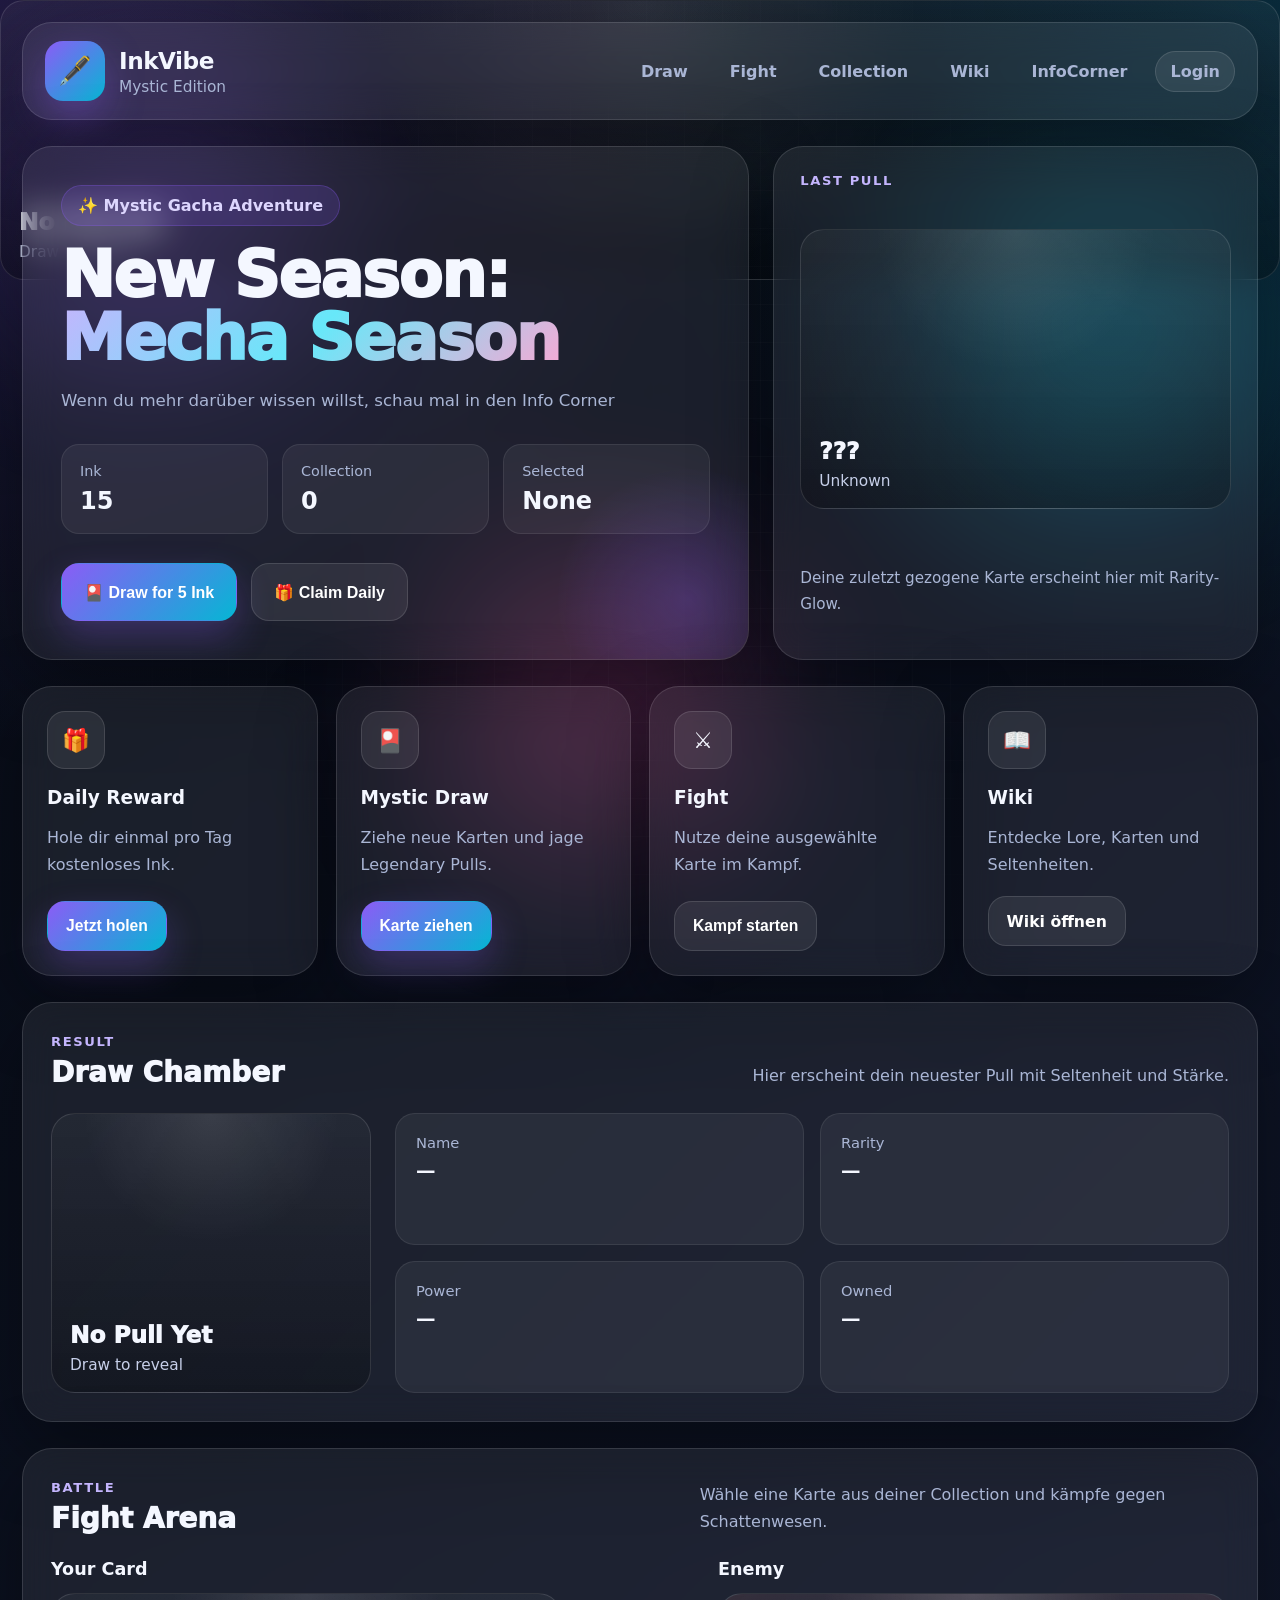
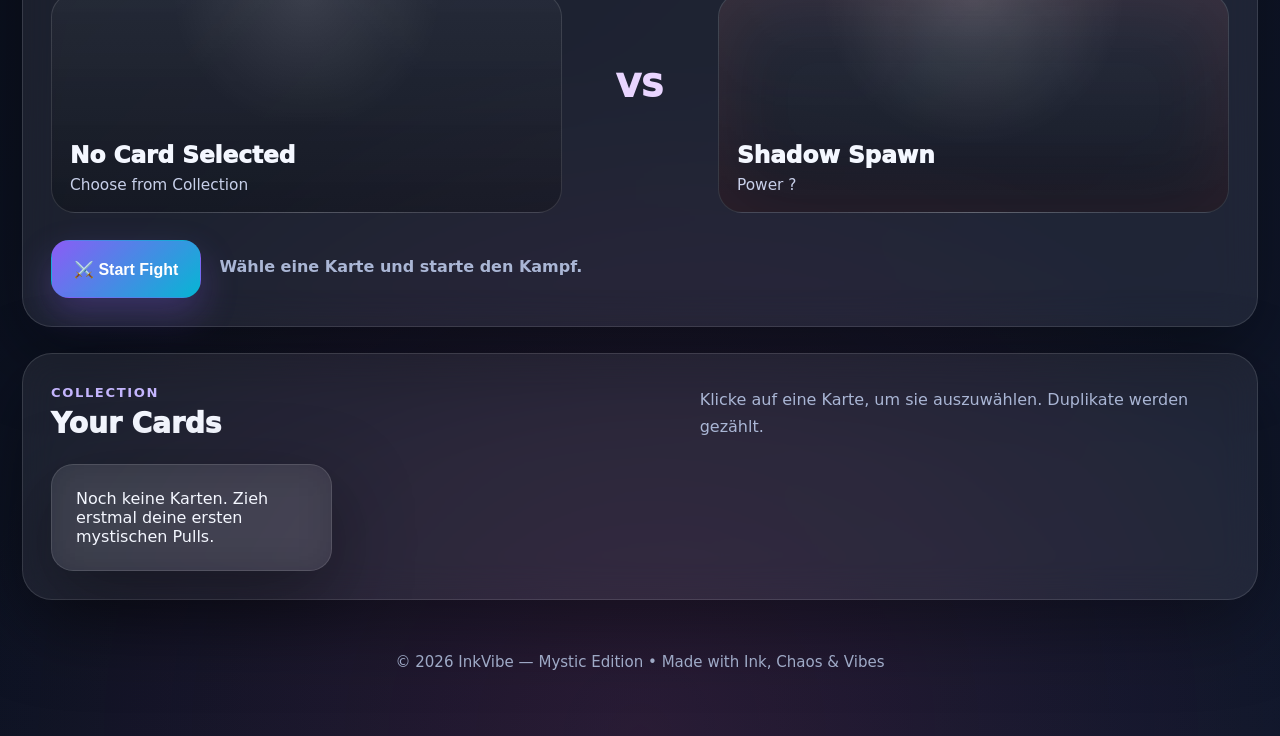
<file: index.html>
<!DOCTYPE html>
<html lang="de">
<head>
  <meta charset="UTF-8" />
  <meta name="viewport" content="width=device-width, initial-scale=1.0" />
  <title>InkVibe - MechaSeason out now!</title>
  <meta name="description" content="InkVibe — Mystic Edition | Sammle mystische Karten, ziehe seltene Charaktere und kämpfe im Browser." />
  <link rel="stylesheet" href="style.css" />
</head>
<body>
  <div class="bg-layer">
    <div class="orb orb-a"></div>
    <div class="orb orb-b"></div>
    <div class="orb orb-c"></div>
    <div class="grid-overlay"></div>
    <div id="drawReveal" class="draw-reveal placeholder-card"></div>
  </div>

  <div class="app-shell">

    <header class="topbar glass">
      <div class="brand">
        <div class="brand-mark">🖋️</div>
        <div class="brand-copy">
          <h1>InkVibe</h1>
          <p>Mystic Edition</p>
        </div>
      </div>

      <nav class="top-nav">
        <a href="#draw-zone">Draw</a>
        <a href="#fight-zone">Fight</a>
        <a href="#collection-zone">Collection</a>
        <a href="wiki.html">Wiki</a>
        <a href="corner.html">InfoCorner</a>
        <a href="login.html" class="nav-login">Login</a>
      </nav>
    </header>

    <main>

      <!-- HERO -->
      <section class="hero-grid">
        <div class="hero-main glass">
          <div class="hero-badge">✨ Mystic Gacha Adventure</div>
          <h2>New Season: <span>Mecha Season</span></h2>
          <p>
           Wenn du mehr darüber wissen willst,
           schau mal in den <span>Info Corner</span>
          </p>

          <div class="hero-stats">
            <div class="hero-stat">
              <span class="hero-stat-label">Ink</span>
              <span class="hero-stat-value" id="inkCount">0</span>
            </div>
            <div class="hero-stat">
              <span class="hero-stat-label">Collection</span>
              <span class="hero-stat-value" id="collectionCount">0</span>
            </div>
            <div class="hero-stat">
              <span class="hero-stat-label">Selected</span>
              <span class="hero-stat-value" id="selectedCardName">None</span>
            </div>
          </div>

          <div class="hero-actions">
            <button class="btn btn-primary btn-xl" onclick="drawCard()">
              🎴 Draw for 5 Ink
            </button>
            <button class="btn btn-secondary btn-xl" onclick="claimDaily()">
              🎁 Claim Daily
            </button>
          </div>
        </div>

        <aside class="hero-side glass">
          <div class="side-label">Last Pull</div>
          <div id="lastPullCard" class="featured-card placeholder-card">
            <div class="featured-card-inner">
              <span class="featured-name">???</span>
              <span class="featured-rarity">Unknown</span>
            </div>
          </div>
          <p class="side-note">
            Deine zuletzt gezogene Karte erscheint hier mit Rarity-Glow.
          </p>
        </aside>
      </section>

      <!-- QUICK ACTIONS -->
      <section class="quick-actions">
        <div class="quick-card glass">
          <div class="quick-icon">🎁</div>
          <h3>Daily Reward</h3>
          <p>Hole dir einmal pro Tag kostenloses Ink.</p>
          <button class="btn btn-primary" onclick="claimDaily()">Jetzt holen</button>
        </div>

        <div class="quick-card glass" id="draw-zone">
          <div class="quick-icon">🎴</div>
          <h3>Mystic Draw</h3>
          <p>Ziehe neue Karten und jage Legendary Pulls.</p>
          <button class="btn btn-primary" onclick="drawCard()">Karte ziehen</button>
        </div>

        <div class="quick-card glass" id="fight-zone">
          <div class="quick-icon">⚔️</div>
          <h3>Fight</h3>
          <p>Nutze deine ausgewählte Karte im Kampf.</p>
          <button class="btn btn-secondary" onclick="fight()">Kampf starten</button>
        </div>

        <div class="quick-card glass">
          <div class="quick-icon">📖</div>
          <h3>Wiki</h3>
          <p>Entdecke Lore, Karten und Seltenheiten.</p>
          <a href="wiki.html" class="btn btn-secondary">Wiki öffnen</a>
        </div>
      </section>

      <!-- DRAW RESULT -->
      <section class="section-panel glass">
        <div class="section-head">
          <div>
            <span class="eyebrow">RESULT</span>
            <h2>Draw Chamber</h2>
          </div>
          <p>Hier erscheint dein neuester Pull mit Seltenheit und Stärke.</p>
        </div>

        <div class="draw-result-wrap">
          <div id="drawReveal" class="draw-reveal placeholder-card">
            <div class="featured-card-inner">
              <span class="featured-name">No Pull Yet</span>
              <span class="featured-rarity">Draw to reveal</span>
            </div>
          </div>

          <div class="draw-meta">
            <div class="meta-box">
              <span class="meta-label">Name</span>
              <span class="meta-value" id="pullName">—</span>
            </div>
            <div class="meta-box">
              <span class="meta-label">Rarity</span>
              <span class="meta-value" id="pullRarity">—</span>
            </div>
            <div class="meta-box">
              <span class="meta-label">Power</span>
              <span class="meta-value" id="pullPower">—</span>
            </div>
            <div class="meta-box">
              <span class="meta-label">Owned</span>
              <span class="meta-value" id="pullOwned">—</span>
            </div>
          </div>
        </div>
      </section>

      <!-- FIGHT -->
      <section class="section-panel glass fight-layout">
        <div class="section-head">
          <div>
            <span class="eyebrow">BATTLE</span>
            <h2>Fight Arena</h2>
          </div>
          <p>Wähle eine Karte aus deiner Collection und kämpfe gegen Schattenwesen.</p>
        </div>

        <div class="fight-grid">
          <div class="arena-card">
            <h3>Your Card</h3>
            <div id="selectedFightCard" class="battle-card placeholder-card small-card">
              <div class="featured-card-inner">
                <span class="featured-name">No Card Selected</span>
                <span class="featured-rarity">Choose from Collection</span>
              </div>
            </div>
          </div>

          <div class="arena-vs">VS</div>

          <div class="arena-card">
            <h3>Enemy</h3>
            <div id="enemyCard" class="battle-card enemy-card small-card">
              <div class="featured-card-inner">
                <span class="featured-name">Shadow Spawn</span>
                <span class="featured-rarity">Power ?</span>
              </div>
            </div>
          </div>
        </div>

        <div class="fight-controls">
          <button class="btn btn-primary btn-xl" onclick="fight()">⚔️ Start Fight</button>
          <div id="fightResult" class="fight-result">Wähle eine Karte und starte den Kampf.</div>
        </div>
      </section>

      <!-- COLLECTION -->
      <section class="section-panel glass" id="collection-zone">
        <div class="section-head">
          <div>
            <span class="eyebrow">COLLECTION</span>
            <h2>Your Cards</h2>
          </div>
          <p>Klicke auf eine Karte, um sie auszuwählen. Duplikate werden gezählt.</p>
        </div>

        <div id="collectionGrid" class="collection-grid"></div>
      </section>

    </main>

    <footer class="footer">
      <p>© 2026 InkVibe — Mystic Edition • Made with Ink, Chaos & Vibes</p>
    </footer>
  </div>

  <script src="script.js"></script>
</body>
</html>
</file>
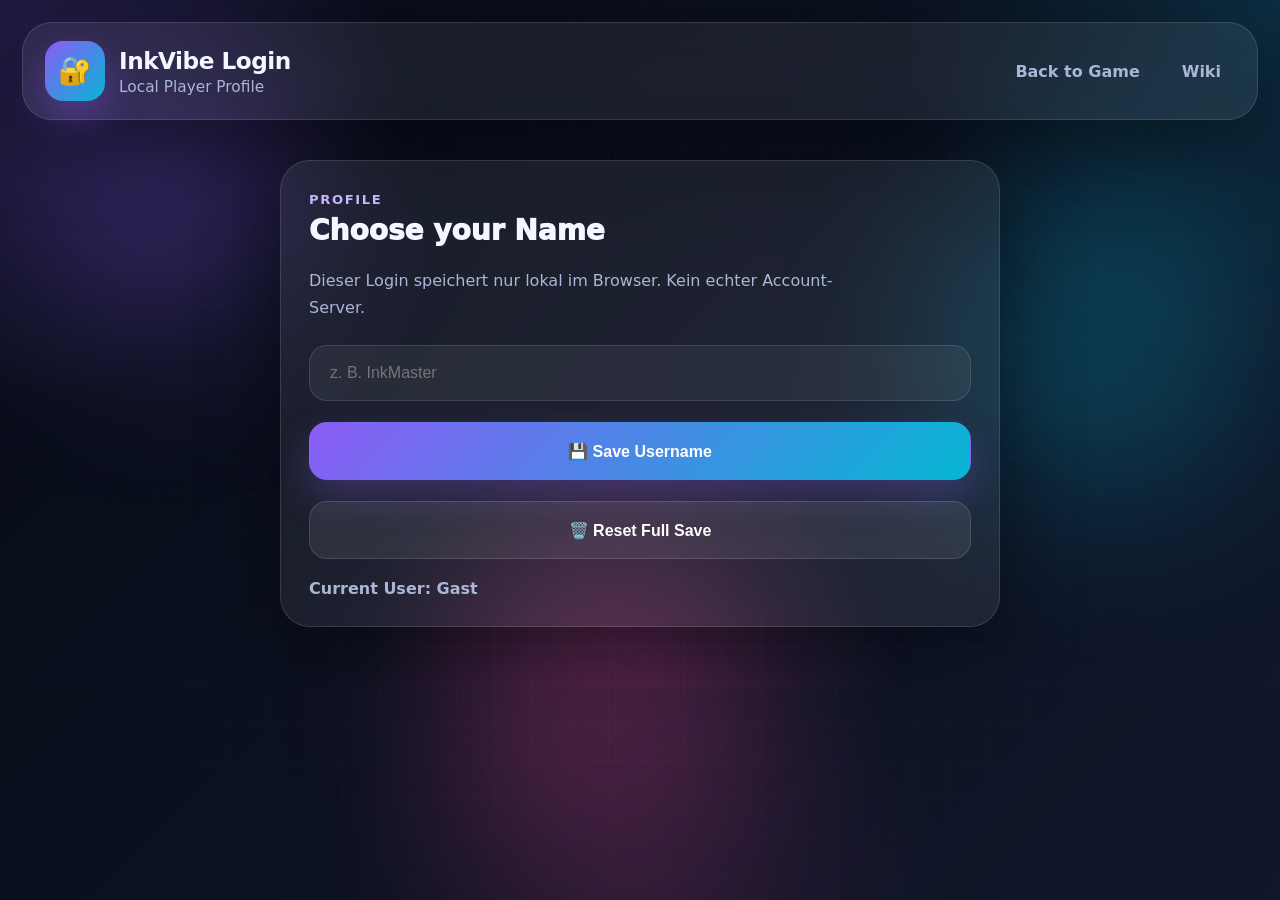
<file: login.html>
<!DOCTYPE html>
<html lang="de">
<head>
  <meta charset="UTF-8" />
  <meta name="viewport" content="width=device-width, initial-scale=1.0" />
  <title>InkVibe Login</title>
  <link rel="stylesheet" href="style.css" />
</head>
<body>
  <div class="bg-layer">
    <div class="orb orb-a"></div>
    <div class="orb orb-b"></div>
    <div class="orb orb-c"></div>
    <div class="grid-overlay"></div>
  </div>

  <div class="app-shell">
    <header class="topbar glass">
      <div class="brand">
        <div class="brand-mark">🔐</div>
        <div class="brand-copy">
          <h1>InkVibe Login</h1>
          <p>Local Player Profile</p>
        </div>
      </div>
      <nav class="top-nav">
        <a href="index.html">Back to Game</a>
        <a href="wiki.html">Wiki</a>
      </nav>
    </header>

    <section class="section-panel glass" style="max-width: 720px; margin: 40px auto;">
      <div class="section-head">
        <div>
          <span class="eyebrow">PROFILE</span>
          <h2>Choose your Name</h2>
        </div>
        <p>Dieser Login speichert nur lokal im Browser. Kein echter Account-Server.</p>
      </div>

      <div style="display:grid; gap:16px;">
        <input id="usernameInput" type="text" placeholder="z. B. InkMaster" style="
          width:100%;
          padding:18px 20px;
          border-radius:18px;
          border:1px solid rgba(255,255,255,0.12);
          background:rgba(255,255,255,0.06);
          color:white;
          font-size:1rem;
          outline:none;
        " />
        <button class="btn btn-primary btn-xl" onclick="saveUsername()">💾 Save Username</button>
        <button class="btn btn-secondary btn-xl" onclick="resetSave()">🗑️ Reset Full Save</button>
      </div>

      <div id="loginStatus" style="margin-top:20px; color: var(--muted); font-weight:700;">
        Current User: NewInky
      </div>
    </section>
  </div>

  <script>
    function refreshUser() {
      const user = localStorage.getItem("inkvibe_user") || "Gast";
      document.getElementById("loginStatus").textContent = "Current User: " + user;
      document.getElementById("usernameInput").value = user === "Gast" ? "" : user;
    }

    function saveUsername() {
      const name = document.getElementById("usernameInput").value.trim();
      if (!name) {
        alert("Bitte gib einen Namen ein.");
        return;
      }
      localStorage.setItem("inkvibe_user", name);
      refreshUser();
      alert("Username gespeichert!");
    }

    function resetSave() {
      const ok = confirm("Willst du wirklich deinen kompletten InkVibe-Spielstand löschen?");
      if (!ok) return;

      localStorage.removeItem("inkvibe_save");
      alert("Spielstand gelöscht. Du kannst jetzt zurück ins Spiel.");
    }

    refreshUser();
  </script>
</body>
</html>
</file>
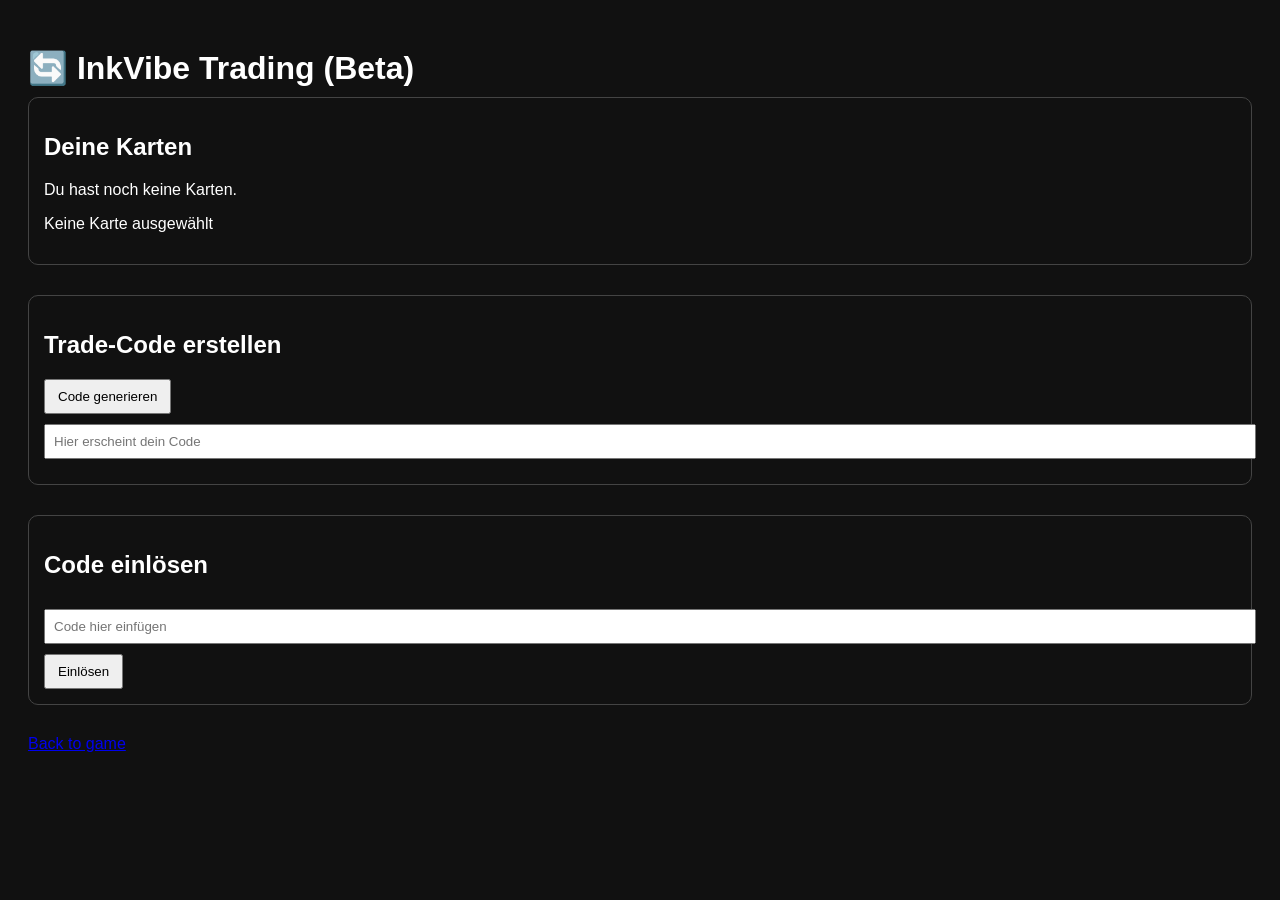
<file: trade.html>
<!DOCTYPE html>
<html lang="de">
<head>
 <meta name="viewport" content="width=device-width, initial-scale=1.0" />
  <meta charset="UTF-8">
  <title>InkVibe Trading (Beta)</title>
  <style>
    body {
      font-family: Arial;
      background: #111;
      color: white;
      padding: 20px;
    }

    h1 {
      margin-bottom: 10px;
    }

    .section {
      margin-bottom: 30px;
      padding: 15px;
      border: 1px solid #444;
      border-radius: 10px;
    }

    .card {
      border: 1px solid #666;
      padding: 8px;
      margin: 5px 0;
      cursor: pointer;
    }

    .card:hover {
      background: #222;
    }

    input {
      width: 100%;
      padding: 8px;
      margin-top: 10px;
      margin-bottom: 10px;
    }

    button {
      padding: 8px 12px;
      cursor: pointer;
    }
  </style>
</head>
<body>

<h1>🔄 InkVibe Trading (Beta)</h1>

<!-- DEINE KARTEN -->
<div class="section">
  <h2>Deine Karten</h2>
  <div id="yourCards"></div>
  <p id="selectedInfo">Keine Karte ausgewählt</p>
</div>

<!-- CODE ERSTELLEN -->
<div class="section">
  <h2>Trade-Code erstellen</h2>
  <button onclick="generateTradeCode()">Code generieren</button>
  <input id="tradeCode" readonly placeholder="Hier erscheint dein Code">
</div>

<!-- CODE EINLÖSEN -->
<div class="section">
  <h2>Code einlösen</h2>
  <input id="redeemInput" placeholder="Code hier einfügen">
  <button onclick="redeemCode()">Einlösen</button>
</div>

<script src="script.js"></script>

<script>
// Lade deinen bestehenden Spielstand
loadGame();

let selectedCard = null;

// Karten anzeigen
function renderYourCards() {
  const container = document.getElementById("yourCards");

  const entries = Object.entries(state.collection);

  if (entries.length === 0) {
    container.innerHTML = "Du hast noch keine Karten.";
    return;
  }

  container.innerHTML = entries.map(([id, count]) => {
    const card = getCardById(id);
    return `
      <div class="card" onclick="selectCard('${id}')">
        ${card.name} (x${count})
      </div>
    `;
  }).join("");
}

// Karte auswählen
function selectCard(id) {
  selectedCard = id;
  document.getElementById("selectedInfo").textContent =
    "Ausgewählt: " + getCardById(id).name;
}

// CODE GENERIEREN
function generateTradeCode() {
  if (!selectedCard) {
    alert("Bitte zuerst eine Karte auswählen!");
    return;
  }

  const data = {
    cardId: selectedCard,
    time: Date.now()
  };

  const code = btoa(JSON.stringify(data));

  document.getElementById("tradeCode").value = code;
}

// CODE EINLÖSEN
function redeemCode() {
  const input = document.getElementById("redeemInput").value;

  if (!input) {
    alert("Bitte Code eingeben!");
    return;
  }

  try {
    const data = JSON.parse(atob(input));
    const cardId = data.cardId;

    // Karte hinzufügen
    state.collection[cardId] = (state.collection[cardId] || 0) + 1;

    saveGame();
    renderYourCards();

    alert("🎉 Du hast erhalten: " + getCardById(cardId).name);

  } catch (e) {
    alert("Ungültiger Code!");
  }
}

// Initial render
renderYourCards();
</script>


<a href= index.html>Back to game</a>

</body>
</html>
</file>
<file: style.css>
:root {
  --bg-1: #070b15;
  --bg-2: #10172b;
  --glass: rgba(255,255,255,0.07);
  --glass-strong: rgba(255,255,255,0.12);
  --border: rgba(255,255,255,0.12);
  --text: #f4f7ff;
  --muted: #aab6d5;
  --accent: #8b5cf6;
  --accent-2: #06b6d4;
  --accent-3: #ec4899;
  --gold: #fbbf24;
  --green: #22c55e;
  --red: #ef4444;
  --shadow: 0 25px 80px rgba(0,0,0,0.38);

  --common: #94a3b8;
  --rare: #3b82f6;
  --epic: #a855f7;
  --legendary: #f59e0b;

  --radius-xl: 30px;
  --radius-lg: 24px;
  --radius-md: 18px;
  --radius-sm: 14px;
  --max-width: 1260px;
}

* {
  box-sizing: border-box;
}

html, body {
  margin: 0;
  padding: 0;
  min-height: 100%;
  font-family: "Inter", "Segoe UI", system-ui, sans-serif;
  color: var(--text);
  background:
    radial-gradient(circle at top left, rgba(139,92,246,0.18), transparent 28%),
    radial-gradient(circle at top right, rgba(6,182,212,0.16), transparent 26%),
    radial-gradient(circle at bottom center, rgba(236,72,153,0.12), transparent 28%),
    linear-gradient(135deg, var(--bg-1), var(--bg-2));
  overflow-x: hidden;
}

body {
  padding: 22px;
}

.bg-layer {
  position: fixed;
  inset: 0;
  pointer-events: none;
  z-index: 0;
}

.orb {
  position: absolute;
  border-radius: 999px;
  filter: blur(90px);
  opacity: 0.28;
}

.orb-a {
  width: 280px;
  height: 280px;
  background: var(--accent);
  top: 60px;
  left: 20px;
}

.orb-b {
  width: 320px;
  height: 320px;
  background: var(--accent-2);
  top: 180px;
  right: 20px;
}

.orb-c {
  width: 300px;
  height: 300px;
  background: var(--accent-3);
  bottom: 50px;
  left: 35%;
}

.grid-overlay {
  position: absolute;
  inset: 0;
  background-image:
    linear-gradient(rgba(255,255,255,0.025) 1px, transparent 1px),
    linear-gradient(90deg, rgba(255,255,255,0.025) 1px, transparent 1px);
  background-size: 38px 38px;
  mask-image: radial-gradient(circle at center, black 25%, transparent 85%);
}

.app-shell {
  max-width: var(--max-width);
  margin: 0 auto;
  position: relative;
  z-index: 1;
}

.glass {
  background: var(--glass);
  border: 1px solid var(--border);
  backdrop-filter: blur(18px);
  box-shadow: var(--shadow);
}

.topbar {
  display: flex;
  justify-content: space-between;
  align-items: center;
  gap: 18px;
  padding: 18px 22px;
  border-radius: var(--radius-xl);
  margin-bottom: 26px;
}

.brand {
  display: flex;
  align-items: center;
  gap: 14px;
}

.brand-mark {
  width: 60px;
  height: 60px;
  display: grid;
  place-items: center;
  border-radius: 18px;
  background: linear-gradient(135deg, var(--accent), var(--accent-2));
  font-size: 1.7rem;
  box-shadow: 0 16px 38px rgba(139,92,246,0.35);
}

.brand-copy h1 {
  margin: 0;
  font-size: 1.45rem;
  font-weight: 900;
  letter-spacing: -0.5px;
}

.brand-copy p {
  margin: 4px 0 0;
  color: var(--muted);
  font-size: 0.96rem;
}

.top-nav {
  display: flex;
  align-items: center;
  gap: 14px;
  flex-wrap: wrap;
}

.top-nav a {
  text-decoration: none;
  color: var(--muted);
  font-weight: 700;
  padding: 10px 14px;
  border-radius: 999px;
  transition: 0.2s ease;
}

.top-nav a:hover {
  background: rgba(255,255,255,0.08);
  color: white;
}

.nav-login {
  background: rgba(255,255,255,0.08);
  border: 1px solid var(--border);
}

.hero-grid {
  display: grid;
  grid-template-columns: 1.2fr 0.8fr;
  gap: 24px;
  margin-bottom: 26px;
}

.hero-main, .hero-side, .section-panel, .quick-card {
  border-radius: var(--radius-xl);
}

.hero-main {
  padding: 38px;
  position: relative;
  overflow: hidden;
}

.hero-main::after {
  content: "";
  position: absolute;
  width: 260px;
  height: 260px;
  right: -70px;
  bottom: -70px;
  border-radius: 999px;
  background: radial-gradient(circle, rgba(139,92,246,0.25), transparent 72%);
}

.hero-badge {
  display: inline-flex;
  padding: 10px 16px;
  border-radius: 999px;
  background: rgba(139,92,246,0.16);
  border: 1px solid rgba(139,92,246,0.28);
  color: #ddd6fe;
  font-weight: 800;
  margin-bottom: 18px;
}

.hero-main h2 {
  font-size: clamp(2.3rem, 5vw, 4.1rem);
  line-height: 0.98;
  margin: 0 0 16px;
  font-weight: 950;
  letter-spacing: -1.5px;
}

.hero-main h2 span {
  background: linear-gradient(135deg, #c4b5fd, #67e8f9, #f9a8d4);
  -webkit-background-clip: text;
  -webkit-text-fill-color: transparent;
}

.hero-main p {
  color: var(--muted);
  line-height: 1.8;
  max-width: 64ch;
  font-size: 1.04rem;
  margin-bottom: 28px;
}

.hero-stats {
  display: grid;
  grid-template-columns: repeat(3, 1fr);
  gap: 14px;
  margin-bottom: 24px;
}

.hero-stat {
  padding: 18px;
  border-radius: 18px;
  background: rgba(255,255,255,0.06);
  border: 1px solid rgba(255,255,255,0.08);
}

.hero-stat-label {
  display: block;
  color: var(--muted);
  font-size: 0.9rem;
  margin-bottom: 8px;
}

.hero-stat-value {
  font-size: 1.5rem;
  font-weight: 900;
}

.hero-actions {
  display: flex;
  gap: 14px;
  flex-wrap: wrap;
}

.btn {
  display: inline-flex;
  align-items: center;
  justify-content: center;
  gap: 10px;
  min-height: 50px;
  padding: 14px 18px;
  border: 1px solid transparent;
  border-radius: 18px;
  text-decoration: none;
  font-weight: 900;
  cursor: pointer;
  transition: 0.2s ease;
  font-size: 0.98rem;
}

.btn:hover {
  transform: translateY(-2px);
}

.btn-primary {
  background: linear-gradient(135deg, var(--accent), var(--accent-2));
  color: white;
  box-shadow: 0 16px 36px rgba(139,92,246,0.28);
}

.btn-secondary {
  background: rgba(255,255,255,0.08);
  color: white;
  border-color: var(--border);
}

.btn-xl {
  min-height: 58px;
  padding: 16px 22px;
  font-size: 1rem;
}

.hero-side {
  padding: 26px;
  display: flex;
  flex-direction: column;
  justify-content: space-between;
}

.side-label, .eyebrow {
  font-size: 0.82rem;
  font-weight: 900;
  letter-spacing: 1.6px;
  color: #c4b5fd;
  text-transform: uppercase;
}

.side-note {
  color: var(--muted);
  line-height: 1.7;
  font-size: 0.95rem;
  margin-top: 16px;
}

.quick-actions {
  display: grid;
  grid-template-columns: repeat(4, 1fr);
  gap: 18px;
  margin-bottom: 26px;
}

.quick-card {
  padding: 24px;
  transition: 0.2s ease;
}

.quick-card:hover {
  transform: translateY(-4px);
  background: rgba(255,255,255,0.08);
}

.quick-icon {
  width: 58px;
  height: 58px;
  display: grid;
  place-items: center;
  border-radius: 18px;
  font-size: 1.4rem;
  background: rgba(255,255,255,0.08);
  border: 1px solid var(--border);
  margin-bottom: 18px;
}

.quick-card h3 {
  margin: 0 0 8px;
  font-size: 1.16rem;
  font-weight: 900;
}

.quick-card p {
  color: var(--muted);
  line-height: 1.7;
  margin-bottom: 18px;
}

.section-panel {
  padding: 28px;
  margin-bottom: 26px;
}

.section-head {
  display: flex;
  justify-content: space-between;
  gap: 20px;
  align-items: end;
  margin-bottom: 24px;
  flex-wrap: wrap;
}

.section-head h2 {
  margin: 6px 0 0;
  font-size: 1.75rem;
  font-weight: 950;
}

.section-head p {
  color: var(--muted);
  margin: 0;
  max-width: 52ch;
  line-height: 1.7;
}

.draw-result-wrap {
  display: grid;
  grid-template-columns: 320px 1fr;
  gap: 24px;
  align-items: stretch;
}

.featured-card, .draw-reveal, .battle-card, .collection-card {
  position: relative;
  border-radius: 24px;
  overflow: hidden;
  min-height: 280px;
  display: flex;
  align-items: end;
  padding: 18px;
  background:
    linear-gradient(180deg, rgba(255,255,255,0.05), rgba(0,0,0,0.28)),
    radial-gradient(circle at top, rgba(255,255,255,0.16), transparent 45%);
  border: 1px solid rgba(255,255,255,0.12);
}

.small-card {
  min-height: 220px;
}

.placeholder-card {
  background:
    linear-gradient(180deg, rgba(255,255,255,0.04), rgba(0,0,0,0.25)),
    radial-gradient(circle at top, rgba(255,255,255,0.10), transparent 40%);
}

.featured-card-inner {
  display: flex;
  flex-direction: column;
  gap: 8px;
}

.featured-name {
  font-size: 1.45rem;
  font-weight: 950;
}

.featured-rarity {
  font-size: 0.96rem;
  color: #dbe4ff;
  opacity: 0.9;
}

.draw-meta {
  display: grid;
  grid-template-columns: repeat(2, 1fr);
  gap: 16px;
}

.meta-box {
  padding: 20px;
  border-radius: 20px;
  background: rgba(255,255,255,0.06);
  border: 1px solid rgba(255,255,255,0.08);
}

.meta-label {
  display: block;
  color: var(--muted);
  font-size: 0.92rem;
  margin-bottom: 8px;
}

.meta-value {
  font-size: 1.22rem;
  font-weight: 900;
}

.fight-layout .fight-grid {
  display: grid;
  grid-template-columns: 1fr 120px 1fr;
  gap: 18px;
  align-items: center;
  margin-bottom: 22px;
}

.arena-card h3 {
  margin: 0 0 14px;
  font-size: 1.1rem;
}

.arena-vs {
  display: grid;
  place-items: center;
  font-size: 2rem;
  font-weight: 950;
  color: #e9d5ff;
}

.enemy-card {
  box-shadow: inset 0 0 80px rgba(239,68,68,0.10);
}

.fight-controls {
  display: flex;
  align-items: center;
  gap: 18px;
  flex-wrap: wrap;
}

.fight-result {
  color: var(--muted);
  line-height: 1.7;
  font-weight: 700;
}

.collection-grid {
  display: grid;
  grid-template-columns: repeat(4, 1fr);
  gap: 18px;
}

.collection-card {
  min-height: 240px;
  cursor: pointer;
  transition: 0.2s ease;
}

.collection-card:hover {
  transform: translateY(-5px) scale(1.01);
}

.collection-card.selected {
  outline: 2px solid #ffffff;
  box-shadow: 0 0 0 3px rgba(255,255,255,0.18), 0 24px 60px rgba(0,0,0,0.45);
}

.card-topline {
  position: absolute;
  top: 14px;
  left: 14px;
  right: 14px;
  display: flex;
  justify-content: space-between;
  align-items: center;
}

.card-rarity-pill,
.card-count-pill,
.card-power-pill {
  padding: 8px 10px;
  border-radius: 999px;
  font-size: 0.78rem;
  font-weight: 900;
  background: rgba(255,255,255,0.12);
  border: 1px solid rgba(255,255,255,0.16);
}

.card-bottom {
  width: 100%;
  display: flex;
  flex-direction: column;
  gap: 8px;
}

.card-name {
  font-size: 1.2rem;
  font-weight: 950;
}

.card-sub {
  color: #e7ecff;
  opacity: 0.88;
  font-size: 0.94rem;
}

.rarity-common {
  box-shadow: inset 0 0 120px rgba(148,163,184,0.14), 0 0 28px rgba(148,163,184,0.12);
}
.rarity-rare {
  box-shadow: inset 0 0 120px rgba(59,130,246,0.16), 0 0 34px rgba(59,130,246,0.16);
}
.rarity-epic {
  box-shadow: inset 0 0 120px rgba(168,85,247,0.18), 0 0 40px rgba(168,85,247,0.18);
}
.rarity-legendary {
  box-shadow: inset 0 0 120px rgba(245,158,11,0.20), 0 0 48px rgba(245,158,11,0.20);
}

.footer {
  text-align: center;
  padding: 12px 0 28px;
  color: var(--muted);
  font-size: 0.94rem;
}

@media (max-width: 1080px) {
  .hero-grid,
  .draw-result-wrap {
    grid-template-columns: 1fr;
  }

  .quick-actions,
  .collection-grid {
    grid-template-columns: repeat(2, 1fr);
  }

  .fight-layout .fight-grid {
    grid-template-columns: 1fr;
  }

  .arena-vs {
    font-size: 1.6rem;
  }
}

@media (max-width: 720px) {
  body {
    padding: 14px;
  }

  .topbar {
    flex-direction: column;
    align-items: stretch;
  }

  .top-nav {
    justify-content: center;
  }

  .hero-main {
    padding: 28px 22px;
  }

  .hero-main h2 {
    font-size: 2.35rem;
  }

  .hero-stats,
  .draw-meta,
  .quick-actions,
  .collection-grid {
    grid-template-columns: 1fr;
  }

  .hero-actions,
  .fight-controls {
    flex-direction: column;
    align-items: stretch;
  }

  .btn,
  .btn-xl {
    width: 100%;
  }

  .section-panel,
  .quick-card,
  .hero-main,
  .hero-side {
    border-radius: 24px;
  }
}

.trade-container {
  display: flex;
  gap: 30px;
  flex-wrap: wrap;
  padding: 20px;
}

.section {
  border: 1px solid #ccc;
  border-radius: 12px;
  padding: 20px;
  min-width: 280px;
  background: #f4f4f4;
}

.card {
  border: 1px solid #aaa;
  padding: 10px;
  margin: 10px 0;
  border-radius: 8px;
  background: white;
}

button {
  margin-top: 5px;
  padding: 8px 12px;
  border-radius: 8px;
  border: none;
  cursor: pointer;
}
</file>
